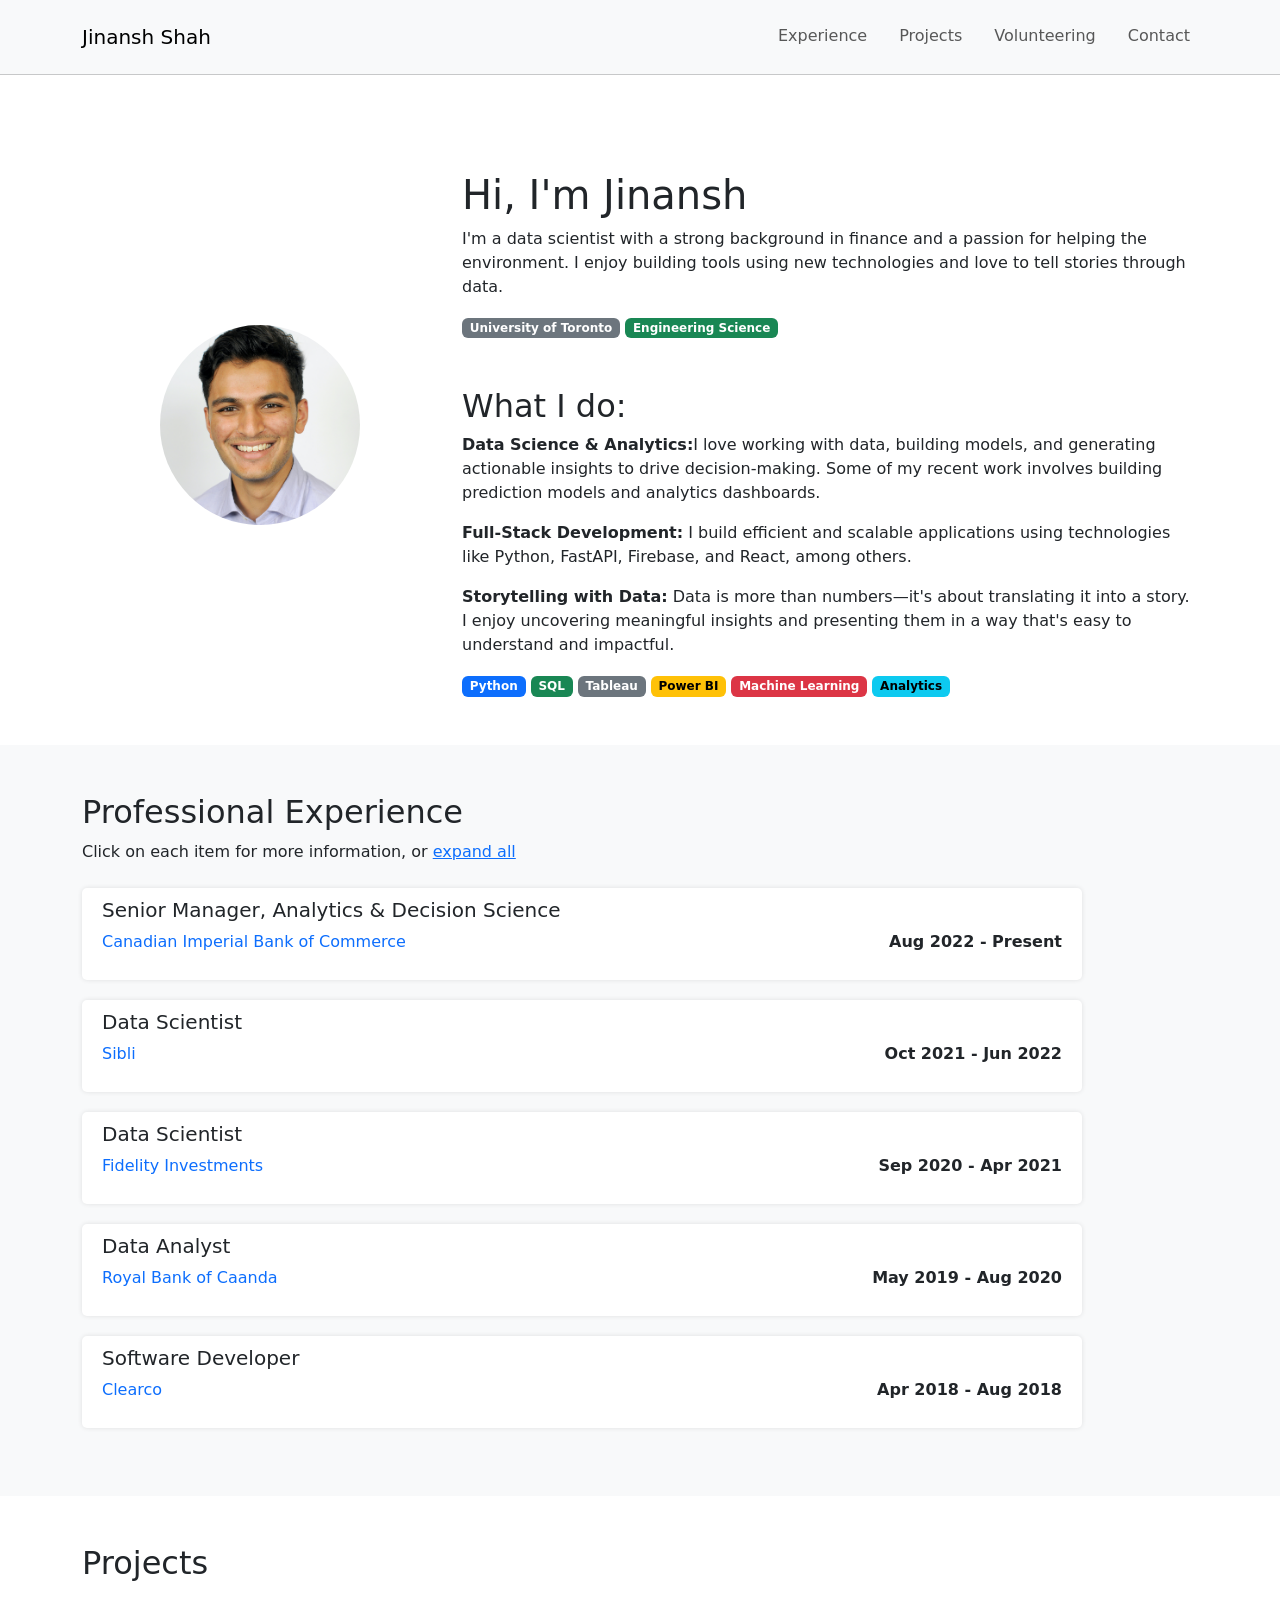
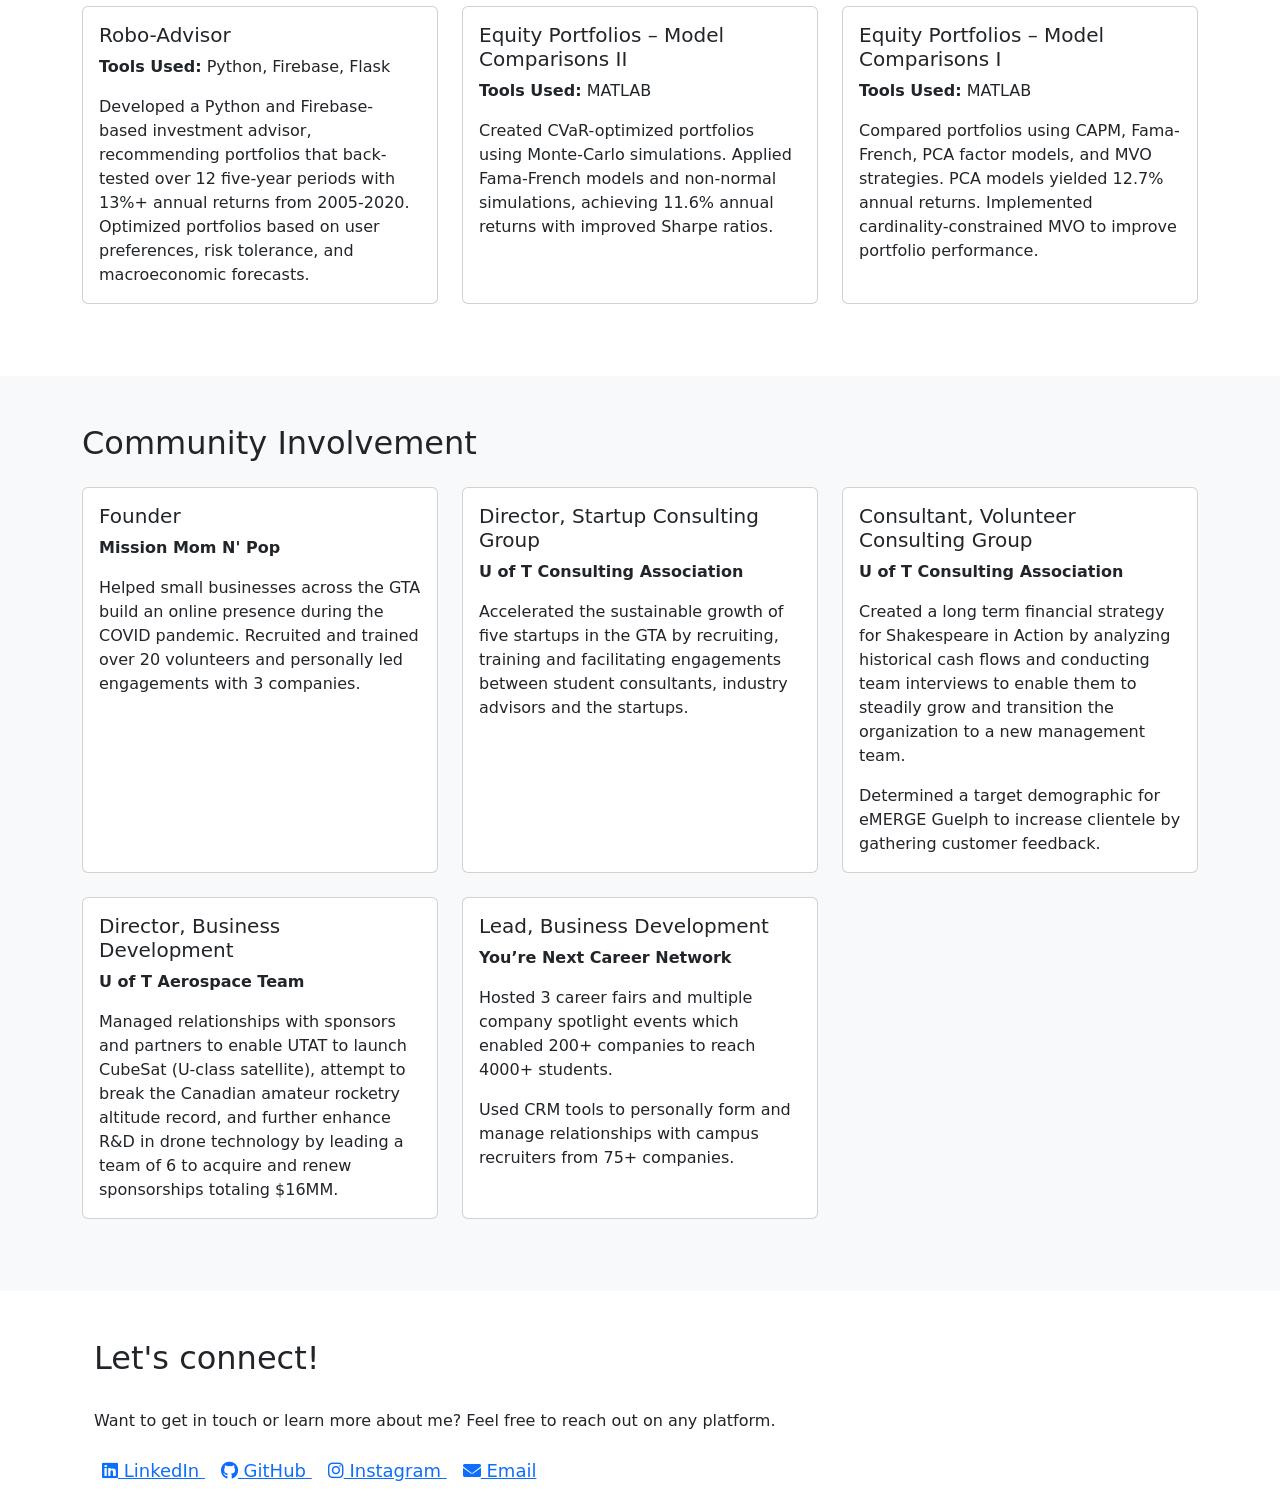
<file: index.html>
<!DOCTYPE html>
<html lang="en">
<head>
    <meta charset="UTF-8">
    <meta name="viewport" content="width=device-width, initial-scale=1.0">
    <meta http-equiv="X-UA-Compatible" content="IE=edge">
    <title>Jinansh Shah | Data Scientist</title>
    <link rel="stylesheet" href="style.css">
     <!-- Bootstrap -->
    <link href="https://cdn.jsdelivr.net/npm/bootstrap@5.3.0/dist/css/bootstrap.min.css" rel="stylesheet">
    <!-- Font Awesome for Icons -->
    <link rel="stylesheet" href="https://cdnjs.cloudflare.com/ajax/libs/font-awesome/6.0.0-beta3/css/all.min.css">
</head>
<body>
    <!-- Navbar -->
    <nav class="navbar navbar-expand-lg navbar-light bg-light p-3">
        <div class="container">
            <a class="navbar-brand" href="#">Jinansh Shah</a>
            <button class="navbar-toggler" type="button" data-bs-toggle="collapse" data-bs-target="#navbarNav" aria-controls="navbarNav" aria-expanded="false" aria-label="Toggle navigation">
                <span class="navbar-toggler-icon"></span>
            </button>
            <div class="collapse navbar-collapse" id="navbarNav">
                <ul class="navbar-nav ms-auto nav-underline">
                    <li class="nav-item">
                        <a class="nav-link" href="#experience">Experience</a>
                    </li>
                    <li class="nav-item">
                        <a class="nav-link" href="#projects">Projects</a>
                    </li>
                    <li class="nav-item">
                        <a class="nav-link" href="#extracurricular">Volunteering</a>
                    </li>
                    <li class="nav-item">
                        <a class="nav-link" href="#connect">Contact</a> <!-- Added "Connect" link -->
                    </li>
                </ul>
            </div>
        </div>
    </nav>
    <hr class="my-0">

    <!-- Headshot and Welcome Message with Added Padding -->
    <div class="container mt-5 py-5"> <!-- Added padding on top and bottom -->
        <div class="row align-items-center">
            <!-- Headshot -->
            <div class="col-lg-4 col-md-6 col-sm-12 text-center mb-4 mb-lg-0">
                <img src="head.JPG" alt="Your Headshot" class="img-fluid rounded-circle" style="max-width: 200px;">
            </div>
            <!-- Welcome Message -->
            <div class="col-lg-8 col-md-6 col-sm-12 text-center text-lg-start">
                <h1>Hi, I'm Jinansh</h1>
                <p>I'm a data scientist with a strong background in finance and a passion for helping the environment. I enjoy building tools using new technologies and love to tell stories through data.</p>
                <p></p>
                <span class="badge text-bg-secondary">University of Toronto</span>
                <span class="badge text-bg-success">Engineering Science</span>
                <h2 class="mt-5">What I do: </h2>
                <p>
                    <strong>Data Science & Analytics:</strong>I love working with data, building models, and generating actionable insights to drive decision-making. Some of my recent work involves building prediction models and analytics dashboards.
                </p>
                <p><strong>Full-Stack Development:</strong> I build efficient and scalable applications using technologies like Python, FastAPI, Firebase, and React, among others.</p>
                <p><strong>Storytelling with Data:</strong> Data is more than numbers—it's about translating it into a story. I enjoy uncovering meaningful insights and presenting them in a way that's easy to understand and impactful.</p>

                <span class="badge text-bg-primary">Python</span>
                <span class="badge text-bg-success">SQL</span>
                <span class="badge text-bg-secondary">Tableau</span>
                <span class="badge text-bg-warning">Power BI</span>
                <span class="badge text-bg-danger">Machine Learning</span>
                <span class="badge text-bg-info">Analytics</span>
            </div>
        </div>
    </div>
    <!-- <hr class="my-0"> -->




    <!-- Experience Section with Dates on the Left -->
    <section id="experience" class="py-5 bg-light">
        <div class="container">
            <h2 class="mb-2 ">Professional Experience</h2>
            <p class="mb-4">Click on each item for more information, or <a class="link-underline-opacity-4" data-bs-toggle="collapse" data-bs-target=".multi-collapse" style="margin-top: -4px;">expand all</a></p>
            <div class="timeline">
                <!-- Today's Date -->
                <div class="timeline-item">
                    <div class="timeline-date" id="today-date"></div>
                    <div class="timeline-dot"></div>
                    <h5 id="today-label">Today</h5> <!-- Added id to "Today" h5 -->
                </div>
                <!-- Job 1 -->
                <div class="timeline-item">
                    <div class="timeline-date">Aug 2022</div>
                    <div class="timeline-dot"></div>
                    <div class="timeline-content">

                        <div data-bs-toggle="collapse" href="#job1" role="button" aria-expanded="false" aria-controls="job1">
                            <h5>
                                Senior Manager, Analytics & Decision Science
                            </h5>
                            <div class="d-flex justify-content-between align-items-center">
                                <!-- Link to Company -->
                                <a href="https://cibc.com/" class="link-primary link-underline-opacity-0 me-1" target="_blank">
                                    <p>Canadian Imperial Bank of Commerce</p>
                                </a>
                                <!-- Duration -->
                                <p><strong>Aug 2022 - Present</strong> </p>
                            </div>
                            
                        </div>
                        <div class="collapse multi-collapse" id="job1">
                            
                            <ul>
                                <li>
                                    Generated $10MM by deploying machine learning models and executing strategy to optimize mortgage renewals
                                </li>
                                <li>
                                    Reduced hedging costs by $12MM by developing classification models using scikit-learn, XGBoost and Tableau
                                </li>
                                <li>
                                    Developed and maintained a Client Behaviour Dataset using SAS reducing model development time by 20%
                                </li>
                                <li>
                                    Designed a Model Monitoring framework using SAS, Python, and Tableau enabling error resolution in real-time
                                </li>
                                <li>
                                    Co-founded the Innovation Committee on-boarding 90% of colleagues from cross-functional teams to new tools and technologies through monthly workshops and newsletters
                                </li>
                            </ul>
                        </div>
                    </div>
                </div>
                <!-- Job 2 -->
                <!-- <div class="timeline-item">
                    <div class="timeline-date">Aug 2022</div>
                    <div class="timeline-dot"></div>
                    <div class="timeline-content">

                        <div data-bs-toggle="collapse" href="#job2" role="button" aria-expanded="false" aria-controls="job2">
                            <h5>
                                Data Scientist
                            </h5>
                            <div class="d-flex justify-content-between align-items-center">
                                <a href="https://www.fisglobal.com/" class="link-primary link-underline-opacity-0 me-1" target="_blank">
                                    <p>FIS Global</p>
                                </a>
                                <p><strong>Aug 2022 - Present</strong> </p>
                            </div>
                            
                        </div>
                        <div class="collapse multi-collapse" id="job2">
                            <ul>
                                <li>
                                    Developed data-driven KPI dashboards using Power BI and SQL, providing the Board of Directors of a publicly traded $46B company with historical and future risks, priorities, and budgets
                                </li>
                                <li>
                                    Reduced manual risk assessment of technology infrastructure used to transfer US$50T worldwide by 99% and automated remediation processes, leveraging data analysis to support technology teams globally
                                </li>
                            </ul>
                        </div>
                    </div>
                </div> -->
                <!-- Job 3 -->
                <div class="timeline-item">
                    <div class="timeline-date">Oct 2021</div>
                    <div class="timeline-dot"></div>
                    <div class="timeline-content">

                        <div data-bs-toggle="collapse" href="#job3" role="button" aria-expanded="false" aria-controls="job3">
                            <h5>
                                Data Scientist
                            </h5>
                            <div class="d-flex justify-content-between align-items-center">
                                <!-- Link to Company -->
                                <a href="https://sibli.ai/" class="link-primary link-underline-opacity-0 me-1" target="_blank">
                                    <p>Sibli</p>
                                </a>
                                <!-- Duration -->
                                <p><strong>Oct 2021 - Jun 2022</strong> </p>
                            </div>
                            
                        </div>
                        <div class="collapse multi-collapse" id="job3">
                            <ul>
                                <li>
                                    Delivered an LLM model that classified ESG news for a large hedge fund using PyTorch and Scikit Learn
                                </li>
                                <li>
                                    Improved data quality by 95% by evaluating 10,000 news sources and integrating 435 sources to the data pipeline
                                </li>
                                <li>
                                    Trained transformers, summarizers, classifiers and entity recognition models to classify ESG news articles using multiple Azure VMs and GCP BigQuery
                                </li>
                            </ul>
                        </div>
                    </div>
                </div>
                <!-- Job 4 -->
                <div class="timeline-item">
                    <div class="timeline-date">Sep 2020</div>
                    <div class="timeline-dot"></div>
                    <div class="timeline-content">

                        <div data-bs-toggle="collapse" href="#job4" role="button" aria-expanded="false" aria-controls="job4">
                            <h5>
                                Data Scientist
                            </h5>
                            <div class="d-flex justify-content-between align-items-center">
                                <!-- Link to Company -->
                                <a href="https://www.fidelity.ca/en/" class="link-primary link-underline-opacity-0 me-1" target="_blank">
                                    <p>Fidelity Investments</p>
                                </a>
                                <!-- Duration -->
                                <p><strong>Sep 2020 - Apr 2021</strong> </p>
                            </div>
                            
                        </div>
                        <div class="collapse multi-collapse" id="job4">
                            <ul>
                                <li>
                                    Optimized marketing spend by analyzing customer journeys across 10 digital marketing channels and developing a marketing attribution framework using Python and R comparing Shapley Value Models with other heuristic martketing attribution models
                                </li>
                            </ul>
                        </div>
                    </div>
                </div>
                <!-- Job 5 -->
                <div class="timeline-item">
                    <div class="timeline-date">May 2019</div>
                    <div class="timeline-dot"></div>
                    <div class="timeline-content">

                        <div data-bs-toggle="collapse" href="#job5" role="button" aria-expanded="false" aria-controls="job5">
                            <h5>
                                Data Analyst
                            </h5>
                            <div class="d-flex justify-content-between align-items-center">
                                <!-- Link to Company -->
                                <a href="https://www.rbcroyalbank.com/" class="link-primary link-underline-opacity-0 me-1" target="_blank">
                                    <p>Royal Bank of Caanda</p>
                                </a>
                                <!-- Duration -->
                                <p><strong>May 2019 - Aug 2020</strong> </p>
                            </div>
                            
                        </div>
                        <div class="collapse multi-collapse" id="job5">
                            <ul>
                                <li>
                                    Improved resource allocation of a $300B portfolio by developing a highly accurate time-series forecast of mortgage acquisition and funding - monthly MAPE 4%
                                </li>
                                <li>
                                    Reduced yearly acquisition costs by $5-7MM by developing a Profit and Loss model using SAS and VBA
                                </li>
                                <li>
                                    Won the Personal & Commercial Banking award for significantly improving team performance - nominated by over 30 team members
                                </li>
                            </ul>
                        </div>
                    </div>
                </div>
                <!-- Job 6 -->
                <div class="timeline-item">
                    <div class="timeline-date">Apr 2018</div>
                    <div class="timeline-dot"></div>
                    <div class="timeline-content">

                        <div data-bs-toggle="collapse" href="#job6" role="button" aria-expanded="false" aria-controls="job6">
                            <h5>
                                Software Developer
                            </h5>
                            <div class="d-flex justify-content-between align-items-center">
                                <!-- Link to Company -->
                                <a href="https://clear.co/" class="link-primary link-underline-opacity-0 me-1" target="_blank">
                                    <p>Clearco</p>
                                </a>
                                <!-- Duration -->
                                <p><strong>Apr 2018 - Aug 2018</strong> </p>
                            </div>
                            
                        </div>
                        <div class="collapse multi-collapse" id="job6">
                            <ul>
                                <li>
                                    Enabled the investment team to generate custom investment offers for e-commerce businesses by projecting cash flows, maintaining IRR, extrapolating the offer space and creating a user interface using Vue.js, node.js, and SQL
                                </li>
                                <li>
                                    Accelerated the offer approval process by 5-7 days by automating background checks and payment plan creation using various external APIs
                                </li>
                            </ul>
                        </div>
                    </div>
                </div>
            </div>
        </div>
    </section>


    <!-- Projects Section -->
    <section id="projects" class="py-5">
        <div class="container">
            <h2 class="mb-4">Projects</h2>
            <div class="row">
                <!-- Project 1 -->
                <div class="col-lg-4 col-md-6 mb-4">
                    <div class="card h-100">
                        <div class="card-body">
                            <h5 class="card-title">Robo-Advisor</h5>
                            <p class="card-text"><strong>Tools Used:</strong> Python, Firebase, Flask</p>
                            <p class="card-text">
                                Developed a Python and Firebase-based investment advisor, recommending portfolios that back-tested over 12 five-year periods with 13%+ annual returns from 2005-2020. Optimized portfolios based on user preferences, risk tolerance, and macroeconomic forecasts.
                            </p>
                        </div>
                    </div>
                </div>
                <!-- Project 2 -->
                <div class="col-lg-4 col-md-6 mb-4">
                    <div class="card h-100">
                        <div class="card-body">
                            <h5 class="card-title">Equity Portfolios – Model Comparisons II</h5>
                            <p class="card-text"><strong>Tools Used:</strong> MATLAB</p>
                            <p class="card-text">Created CVaR-optimized portfolios using Monte-Carlo simulations. Applied Fama-French models and non-normal simulations, achieving 11.6% annual returns with improved Sharpe ratios.</p>
                        </div>
                    </div>
                </div>
                <!-- Add more projects as needed -->
                <div class="col-lg-4 col-md-6 mb-4">
                    <div class="card h-100">
                        <div class="card-body">
                            <h5 class="card-title">Equity Portfolios – Model Comparisons I</h5>
                            <p class="card-text"><strong>Tools Used:</strong> MATLAB</p>
                            <p class="card-text">Compared portfolios using CAPM, Fama-French, PCA factor models, and MVO strategies. PCA models yielded 12.7% annual returns. Implemented cardinality-constrained MVO to improve portfolio performance.</p>
                        </div>
                    </div>
                </div>
            </div>
        </div>
    </section>


    <!-- Extracurricular Involvement Section -->
    <section id="extracurricular" class="py-5 bg-light">
        <div class="container">
            <h2 class="mb-4">Community Involvement</h2>
            <div class="row">
                <div class="col-lg-4 col-md-6 mb-4">
                    <div class="card h-100">
                        <div class="card-body">
                            <h5 class="card-title">Founder</h5>
                            <p class="card-text"><strong>Mission Mom N' Pop</strong></p>
                            <p class="card-text">Helped small businesses across the GTA build an online presence during the COVID pandemic. Recruited and trained over 20 volunteers and personally led engagements with 3 companies.</p>
                        </div>
                    </div>
                </div>
                <!-- Involvement 1 -->
                <div class="col-lg-4 col-md-6 mb-4">
                    <div class="card h-100">
                        <div class="card-body">
                            <h5 class="card-title">Director, Startup Consulting Group</h5>
                            <p class="card-text"><strong>U of T Consulting Association</strong></p>
                            <p class="card-text">Accelerated the sustainable growth of five startups in the GTA by recruiting, training and facilitating engagements between student consultants, industry advisors and the startups.</p>
                        </div>
                    </div>
                </div>
                <!-- Involvement 2 -->
                <div class="col-lg-4 col-md-6 mb-4">
                    <div class="card h-100">
                        <div class="card-body">
                            <h5 class="card-title">Consultant, Volunteer Consulting Group</h5>
                            <p class="card-text"><strong>U of T Consulting Association</strong></p>
                            <p class="card-text">Created a long term financial strategy for Shakespeare in Action by analyzing historical cash flows and conducting team interviews to enable them to steadily grow and transition the organization to a new management team. </p>
                            <p class="card-text">Determined a target demographic for eMERGE Guelph to increase clientele by gathering customer feedback.</p>
                        </div>
                    </div>
                </div>
                <div class="col-lg-4 col-md-6 mb-4">
                    <div class="card h-100">
                        <div class="card-body">
                            <h5 class="card-title">Director, Business Development</h5>
                            <p class="card-text"><strong>U of T Aerospace Team</strong></p>
                            <p class="card-text">Managed relationships with sponsors and partners to enable UTAT to launch CubeSat (U-class satellite), attempt to break the Canadian amateur rocketry altitude record, and further enhance R&D in drone technology by leading a team of 6 to acquire and renew sponsorships totaling $16MM.</p>
                        </div>
                    </div>
                </div>
                <div class="col-lg-4 col-md-6 mb-4">
                    <div class="card h-100">
                        <div class="card-body">
                            <h5 class="card-title">Lead, Business Development</h5>
                            <p class="card-text"><strong>You’re Next Career Network</strong></p>
                            <p class="card-text">Hosted 3 career fairs and multiple company spotlight events which enabled 200+ companies to reach 4000+ students. </p>
                            <p class="card-text">Used CRM tools to personally form and manage relationships with campus recruiters from 75+ companies.</p>
                        </div>
                    </div>
                </div>
            </div>
        </div>
    </section>

    <!-- Footer -->
    <footer id="connect" class="text-center text-lg-start">
        <div class="container p-4">
            <h2 class="py-4">Let's connect! </h2>
            <p class="mb-4">Want to get in touch or learn more about me? Feel free to reach out on any platform.</p>
            <a href="https://linkedin.com/in/jinanshshah" target="_blank">
                <i class="fab fa-linkedin"></i> LinkedIn
            </a> 
            <a href="https://github.com/jshah98" target="_blank">
                <i class="fab fa-github"></i> GitHub
            </a> 
            <a href="https://instagram.com/jshah98" target="_blank">
                <i class="fab fa-instagram"></i> Instagram
            </a>
            <a href="mailto:jinanshshah98@gmail.com" target="_blank">
                <i class="fas fa-envelope"></i> Email
            </a>
        </div>
    </footer>


    <script src="https://cdn.jsdelivr.net/npm/bootstrap@5.3.0/dist/js/bootstrap.bundle.min.js"></script>
    <script src="scripts.js"></script>
</body>
</html>
</file>
<file: style.css>
/* Timeline Styles */
.timeline {
    position: relative;
    margin: 0;
    padding: 0;
    list-style: none;
}

.timeline-item {
    display: flex;
    align-items: center;
    margin-bottom: 40px;
}

.timeline-dot {
    width: 20px;
    height: 20px;
    background-color: #007bff;
    border-radius: 50%; /* Keeps the dot circular */
    border: 2px solid #fff;
    z-index: 1;
    margin-right: 15px;
    position: relative;
    left: -10px; /* Ensures dot is centered on the line */
}

.timeline-content {
    padding: 10px 20px;
    background-color: #fff;
    border-radius: 5px;
    box-shadow: 0 0 5px rgba(0, 0, 0, 0.1);
    flex-grow: 1;
    max-width: 1000px;
}

/* Position the dates to the left of the line */
.timeline-date {
    font-size: 14px;
    color: #6c757d;
    width: 100px;
    text-align: right;
    margin-right: 20px;
    position: relative;
}

/* Line connecting dots */
.timeline-item::before {
    content: '';
    position: absolute;
    left: 118px; /* Position of the line in relation to the dot */
    top: 25px;
    bottom: -64px;
    width: 2px;
    background-color: #007bff;
}

.timeline-item:last-child::before {
    bottom: 0;
}


footer a{
    margin: 0px 8px; /* Adds space between the icon and text */
    font-size: 18px; /* Adjusts the icon size */
}

img.rounded-circle {
    object-fit: cover; /* Ensures the image content fits nicely within the circle */
    width: 200px;      /* Set a fixed width */
    height: 200px;     /* Set a fixed height to maintain a perfect circle */
    margin-bottom: 5%;
}


/* Media query to hide the timeline below 1400px */
@media (max-width: 1400px) {
    .timeline-date, /* Hide dates */
    .timeline-dot,  /* Hide dots */
    .timeline-item::before, /* Hide lines */
    #today-date, /* Hide the "Today's Date" timeline item */
    #today-label { /* Hide only the "Today" label */
        display: none;
    }

    /* Make sure the content takes the full width without the dot */
    .timeline-item {
        display: block; /* Ensure that the cards behave as full-width blocks */
        margin-bottom: 20px; /* Adjust margin for cleaner spacing */
    }
}

/* Hide dates on smaller screens */
@media (max-width: 768px) {
    .timeline-date {
        display: none;
    }

    .timeline-dot {
        left: 0; /* Adjust the dot position for smaller screens */
    }
}
</file>
